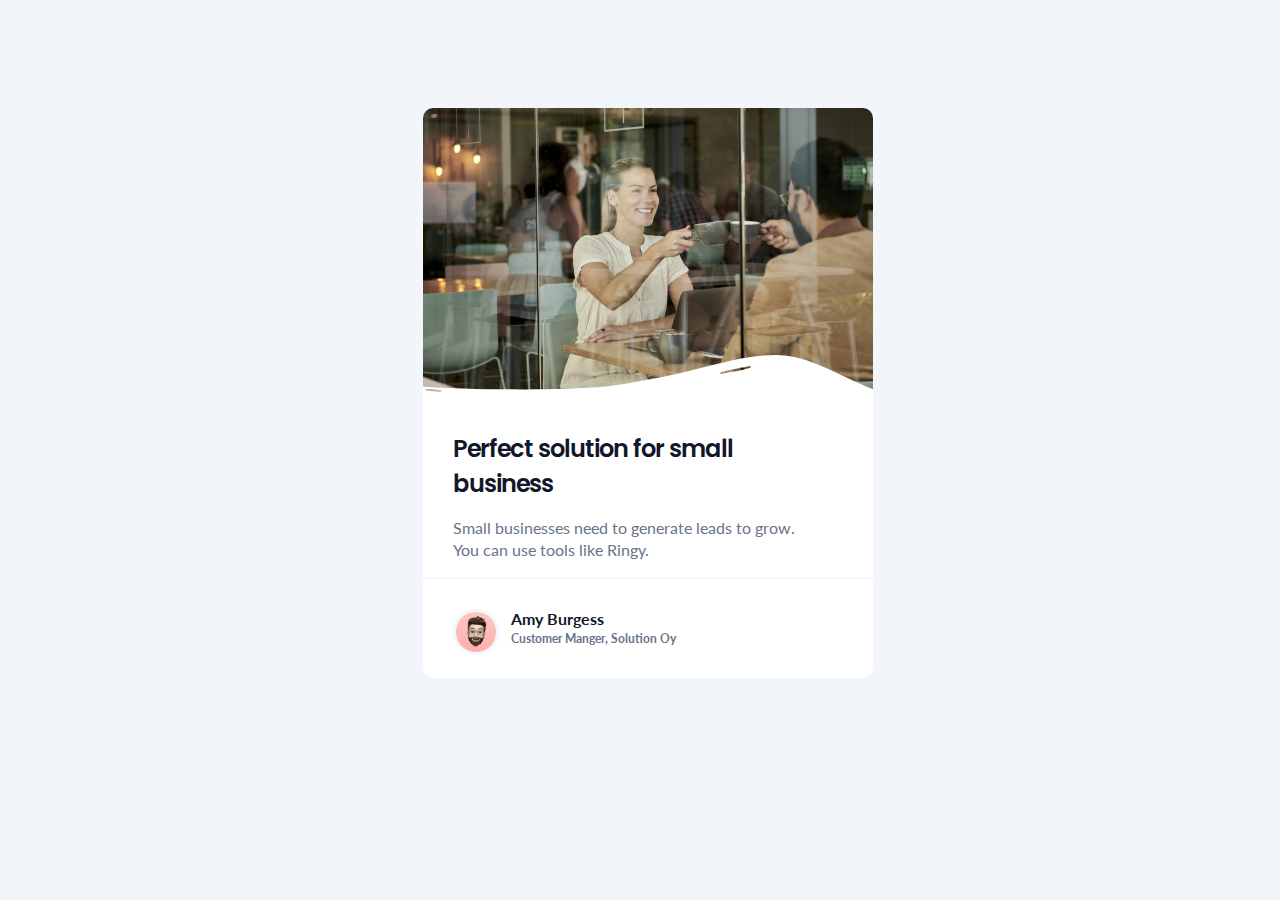
<file: dccl--responsive-business-blog-card/index.html>
<!DOCTYPE html>
<html lang="pt-br">
<head>
    <meta charset="UTF-8">
    <meta name="viewport" content="width=device-width, initial-scale=1.0">
    <link rel="preconnect" href="https://fonts.googleapis.com">
    <link rel="preconnect" href="https://fonts.gstatic.com" crossorigin>
    <link href="https://fonts.googleapis.com/css2?family=Lato:ital,wght@0,100;0,300;0,400;0,700;0,900;1,100;1,300;1,400;1,700;1,900&display=swap" rel="stylesheet">
    <link rel="preconnect" href="https://fonts.googleapis.com">
    <link rel="preconnect" href="https://fonts.gstatic.com" crossorigin>
    <link href="https://fonts.googleapis.com/css2?family=Poppins:ital,wght@0,100;0,200;0,300;0,400;0,500;0,600;0,700;0,800;0,900;1,100;1,200;1,300;1,400;1,500;1,600;1,700;1,800;1,900&display=swap" rel="stylesheet">
    <link rel="stylesheet" href="style.css"/>
</head>
<body>
    <div class="card">
        <div>
            <img class="image" src="images/hero-image-business-card.png">
            <img class="overlay" src="images/white-overlay.svg">
        </div>
        <div class="title">Perfect solution for small business</div>
        <div class="text">Small businesses need to generate leads to grow. You can use tools like Ringy.</div>
        <hr color = #F2F5F9 />
        <div class="signature">
            <div><img class="avatar" src="images/avatar-image-business-card.png"></div>
            <div class="names">
                <div class="name">Amy Burgess</div>
                <div class="name2">Customer Manger, Solution Oy</div>
            </div>
        </div>
    </div>

    
</body>
</html>
</file>
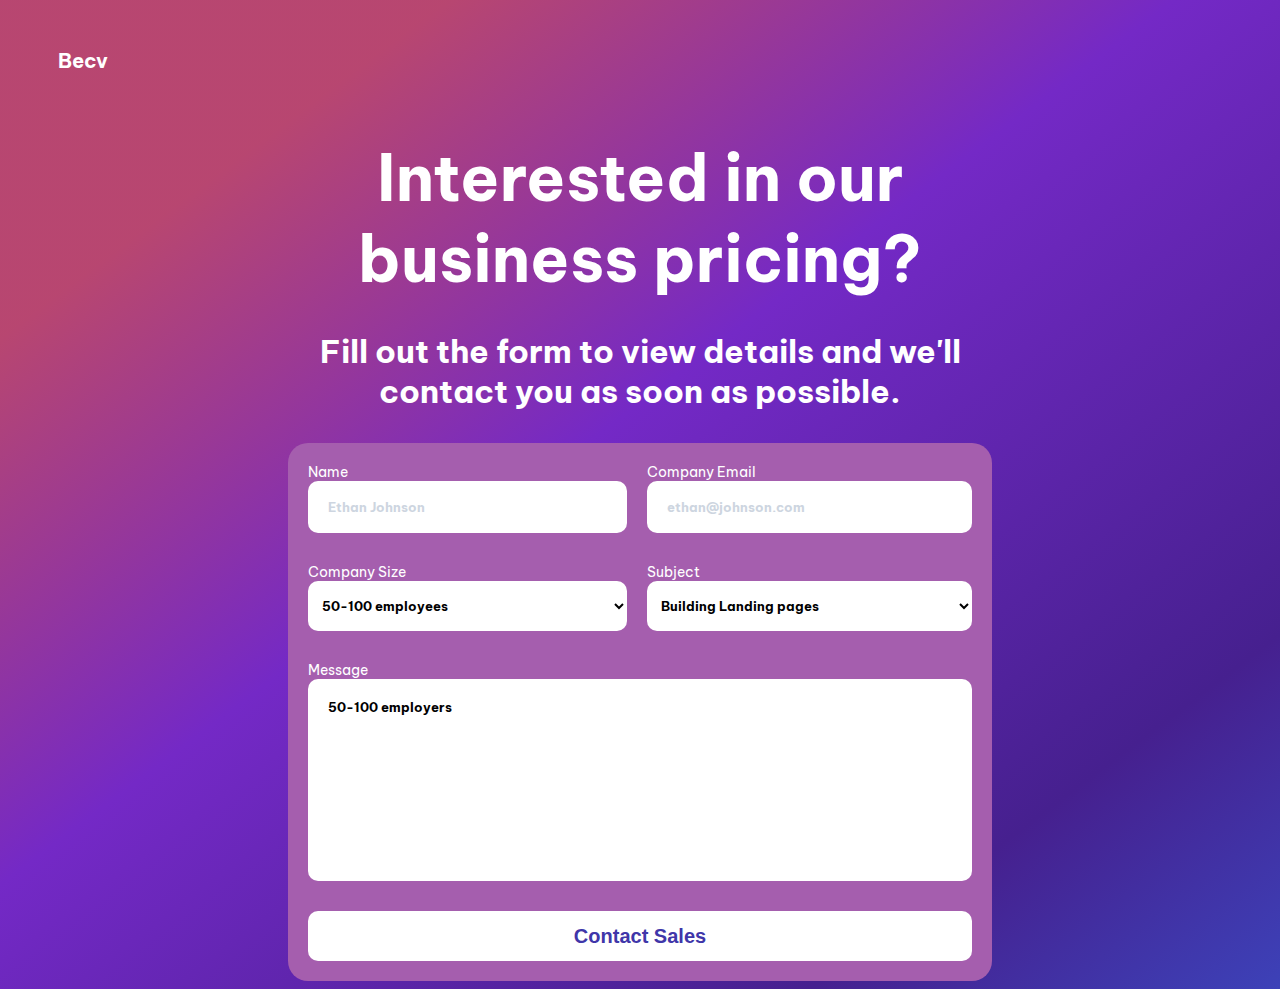
<file: dccl--responsive-contact-page/index.html>
<!DOCTYPE html>
<html lang="pt-Br">
<head>
    <meta charset="UTF-8">
    <meta name="viewport" content="width=device-width, initial-scale=1.0">
    <title>Contact Page by Elane</title>
    <link rel="preconnect" href="https://fonts.googleapis.com">
    <link rel="preconnect" href="https://fonts.gstatic.com" crossorigin>
    <link href="https://fonts.googleapis.com/css2?family=Be+Vietnam+Pro:wght@400;700&display=swap" rel="stylesheet">
    <link rel="stylesheet" href="style.css">
</head>
<body>
    <div class="logo">Becv</div>
<div class="bodyPage">
    <div class="text">
        <div class="title">Interested in our business pricing?</div>
        <div class="legend">Fill out the form to view details and we'll contact you as soon as possible.</div>
    </div>
    <div class="card">
        <form>
                <label>Name<input type="text" placeholder="Ethan Johnson"/></label>
                <label>Company Email<input type="text" placeholder="ethan@johnson.com"/></label>
                <label>Company Size<select name="options"><option>50-100 employees</option></select></label>
                <label>Subject<select name="options"><option>Building Landing pages</option></select></label>
        </form>
        <div class="msgButton">
            <label>Message<input type="text" class="message" placeholder="50-100 employers"></label>
            <button>Contact Sales</button>
        </div>
    </div>
</div>

</body>
</html>
</file>
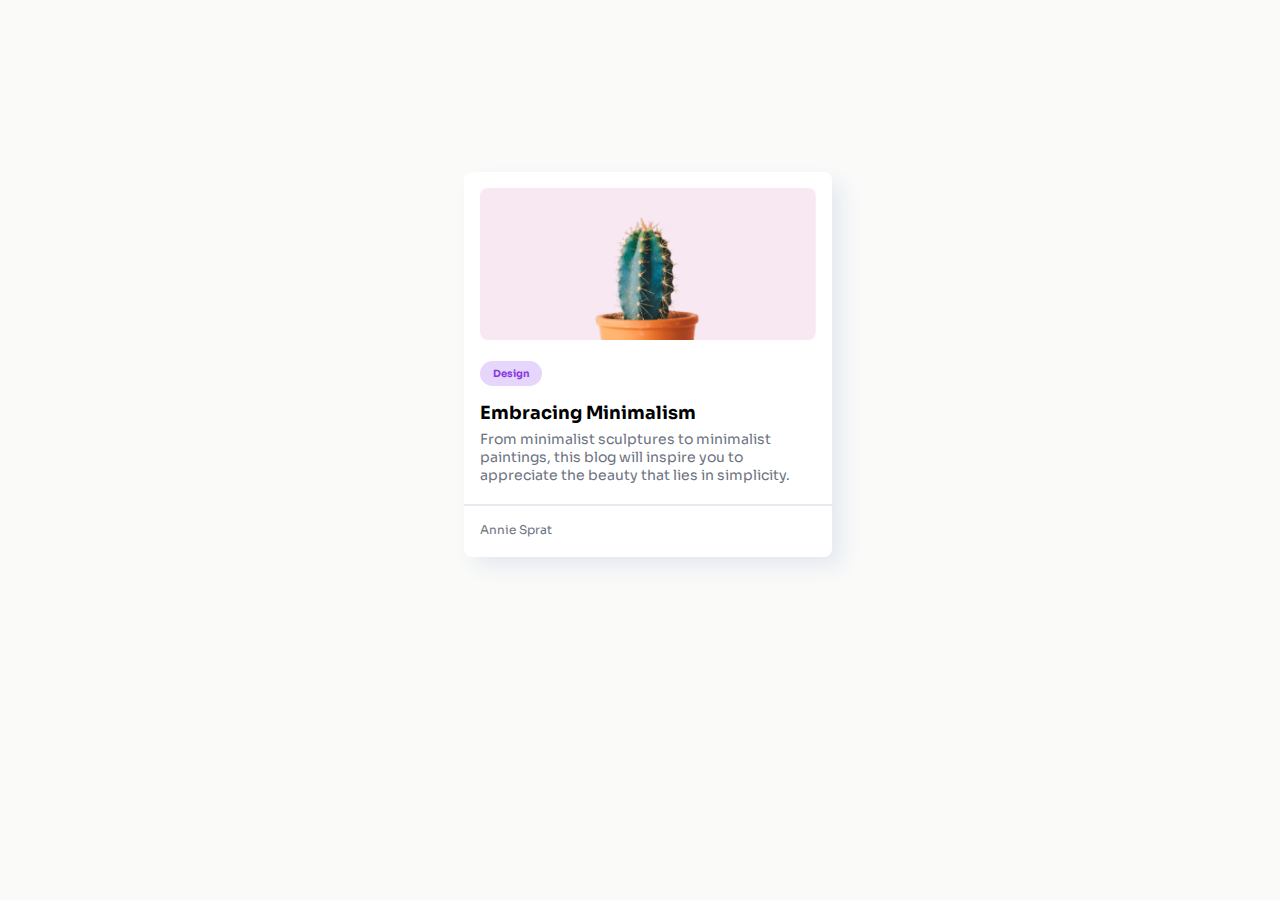
<file: dccl--responsive-mini-blog-card/index.html>
<!DOCTYPE html>
<html lang="pt-br">
<head>
    <meta charset="UTF-8">
    <meta name="viewport" content="width=device-width, initial-scale=1.0">
    <link rel="preconnect" href="https://fonts.googleapis.com">
    <link rel="preconnect" href="https://fonts.gstatic.com" crossorigin>
    <link href="https://fonts.googleapis.com/css2?family=Sora:wght@100..800&display=swap" rel="stylesheet">
    <link rel="stylesheet" href="style.css"/>
</head>
<body>

    <div class="card">
        <div><img class="image" src="images/cactus_img.jpg"></div>
        <div class="tag">Design</div>
        <div class="title">Embracing Minimalism</div>
        <div class="text">From minimalist sculptures to minimalist paintings, this blog will inspire you to appreciate the beauty that lies in simplicity.</div>
        <hr width = 100% color = #E5EAF0>
        <div class="smalltext">Annie Sprat</div>
    </div>

<script scr="/js/script.js"></script>  
</body>
</html>
</file>
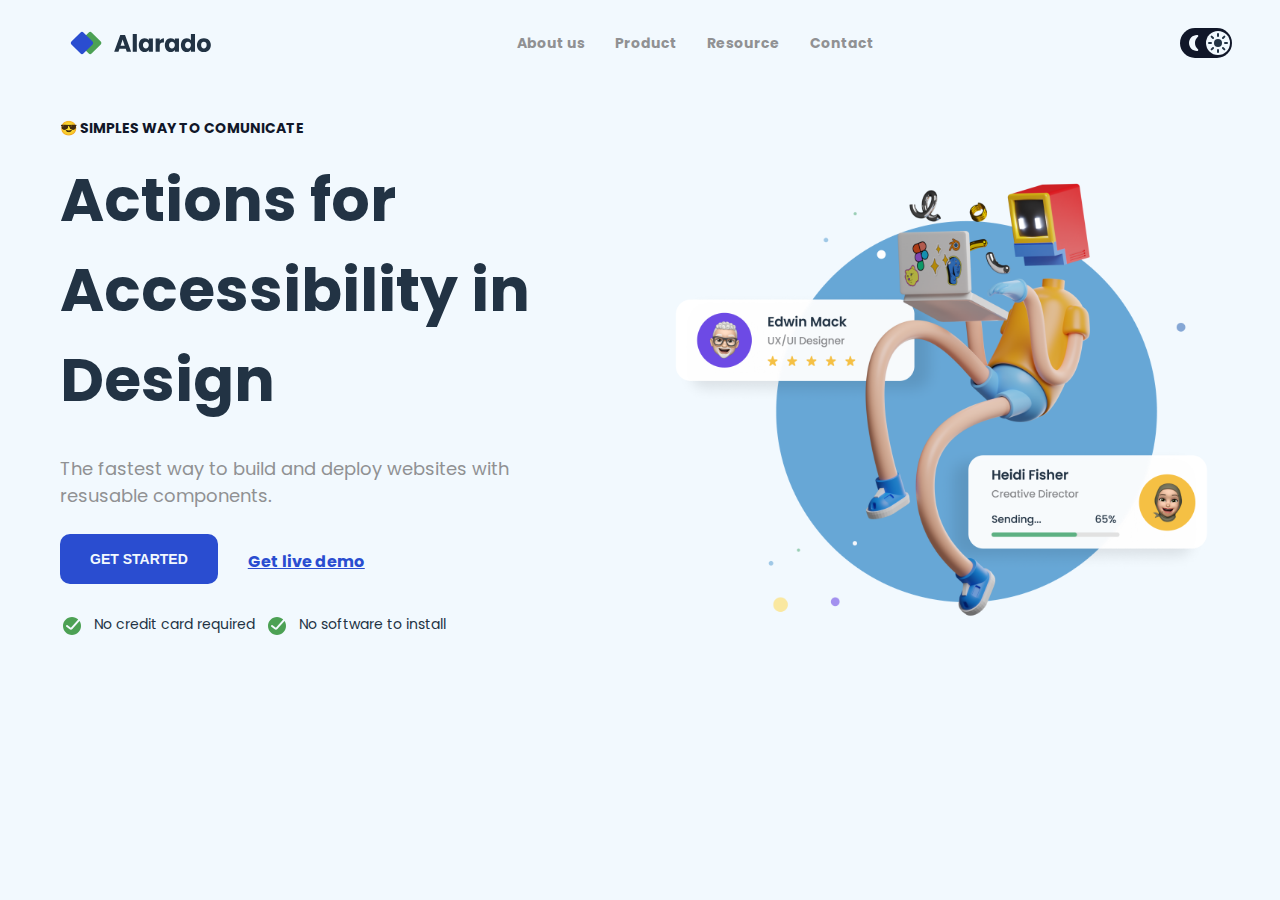
<file: dccl--responsive-simple-homepage/index.html>
<!DOCTYPE html>
<html lang="pt-Br">
<head>
    <meta charset="UTF-8">
    <meta name="viewport" content="width=device-width, initial-scale=1.0">
    <title>Simple Homepage - Alarado - By Elane</title>
    <link rel="preconnect" href="https://fonts.googleapis.com">
    <link rel="preconnect" href="https://fonts.gstatic.com" crossorigin>
    <link href="https://fonts.googleapis.com/css2?family=Poppins:ital,wght@0,100;0,200;0,300;0,400;0,500;0,600;0,700;0,800;0,900;1,100;1,200;1,300;1,400;1,500;1,600;1,700;1,800;1,900&display=swap" rel="stylesheet">
    <link rel="stylesheet" href="style.css"/>
</head>
<body class="body--total">
   <nav>
        <div class="logo--container">
            <img class="logo" src="assets/images/alarado-icon-homepage.svg"/>
        </div>
        <div class="menu">
            <div>About us</div>
            <div>Product</div>
            <div>Resource</div>
            <div>Contact</div>
        </div>
        <div class="modo-choise" onclick="toggleDarkMode()">
            <img class="moon" src="assets/images/Moon_fill_light.svg"/>
            <img class="sun" src="assets/images/Sun_fill.svg"/>
        </div>
    </nav>
   <div class="container">
        <div class="container-text">
            <div class="small--title">😎 SIMPLES WAY TO COMUNICATE</div>
            <div class="big--title">Actions for Accessibility in Design</div>
            <div class="legend">The fastest way to build and deploy websites with resusable components.</div>
            <div class="container-button">
                <div><button>GET STARTED</button></div>
                <div class="demo"><u>Get live demo</u></div>
            </div>  
            <div class="small--legend">
                <img src="assets/images/Done_ring_round_fill.svg"/>
                <div>No credit card required</div>
                <img src="assets/images/Done_ring_round_fill.svg"/>
                <div>No software to install</div>
            </div>
        </div>
        <div class="container-img"><img class="image" src="assets/images/hero-image-simple-homepage.png"/></div>
   </div>

<script src="script.js"></script>
</body>
</html>
</file>
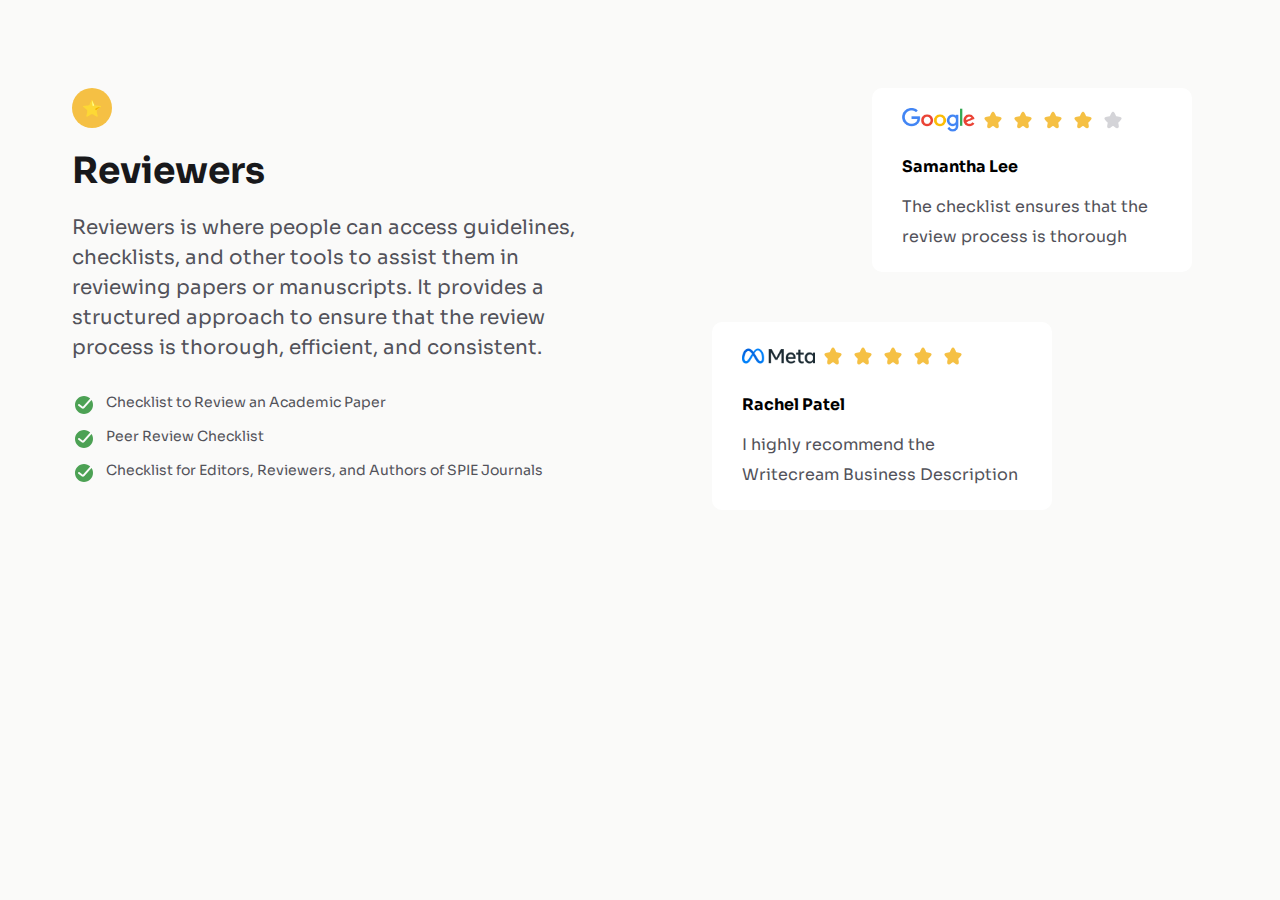
<file: dccl--responsive-testimonial-page/index.html>
<!DOCTYPE html>
<html lang="pt-Br">
<head>
    <meta charset="UTF-8">
    <meta name="viewport" content="width=device-width, initial-scale=1.0">
    <title>Testimonial Page by Elane</title>
    <link rel="preconnect" href="https://fonts.googleapis.com">
    <link rel="preconnect" href="https://fonts.gstatic.com" crossorigin>
    <link href="https://fonts.googleapis.com/css2?family=Sora:wght@100..800&display=swap" rel="stylesheet">
    <link rel="stylesheet" href="style.css">
</head>
<body>
    <div class="reviewers">
        <div class="star">⭐️</div>
        <div class="title">Reviewers</div>
        <div class="content">Reviewers is where people can access guidelines, checklists, and other tools to assist them in reviewing papers or manuscripts. It provides a structured approach to ensure that the review process is thorough, efficient, and consistent.</div>
        <div class="checklist">
            <div class="check">
                <img src="images/Done_ring_round_fill.svg">
                <img src="images/Done_ring_round_fill.svg">
                <img src="images/Done_ring_round_fill.svg">
            </div>
            <div class="check">
                <div>Checklist to Review an Academic Paper</div>
                <div>Peer Review Checklist</div>
                <div>Checklist for Editors, Reviewers, and Authors of SPIE Journals</div>
            </div>
        </div>
    </div>
    <div class="avaliation">
        <div class="card1">
            <div class="cardGoogle">
                <img class="logoMeta" src="images/google-testimonial.png">
                <img src="images/Star_fill.svg">
                <img src="images/Star_fill.svg">
                <img src="images/Star_fill.svg">
                <img src="images/Star_fill.svg">
                <img src="images/Star_fill_gray.svg">
            </div>
            <div class="authors">
                <div class="name">Samantha Lee</div>
                <div class="text">The checklist ensures that the review process is thorough</div>
            </div>
            
        </div>

        <div class="card2">
            <div class="cardMeta">
                <img class="logoMeta" src="images/meta-testimonial.png">
                <img src="images/Star_fill.svg">
                <img src="images/Star_fill.svg">
                <img src="images/Star_fill.svg">
                <img src="images/Star_fill.svg">
                <img src="images/Star_fill.svg">
            </div>
            <div class="authors">
                <div class="name">Rachel Patel</div>
                <div class="text">I highly recommend the Writecream Business Description</div>
            </div>
    </div>
    
</body>
</html>
</file>
<file: dccl--responsive-business-blog-card/style.css>
body {
    font-family: Lato;
    display: flex;
    background-color: #F2F5F9;
    flex-direction: column;
    align-items: center;
    width: 1280px;
    height: 800px;
}

.card {
    background-color: white;
    width: 450px;
    height: auto;
    margin-top: 100px;
    border-radius: 10px 10px 10px 10px;
    
}

.image {
    width: 450px;
    height: auto;
    border-radius: 10px 10px 0px 0px;
}

.overlay {
    width: 450px;
    margin-top: -100px;
}
.title {
    font-family: Poppins;
    font-weight: 550;
    letter-spacing: -1px;
    font-size: 24px;
    color: #111729;
    margin-left: 30px;
    margin-right: 50px;
}

.text {
    font-size: 16px;
    color: #677489;
    margin-left: 30px;
    margin-top: 16px;
    margin-right: 60px;
    margin-bottom: 16px;
    line-height: 22px;
}

.signature {
    display: flex;
    flex-direction: row;
    margin-top: 30px;
    margin-bottom: 20px;
}

.avatar {
    height: 40px;
    margin-left: 30px;
    margin-right: 12px;
    border-radius: 100%;
    border: 3px solid #F2F5F9;

}

.name {
    color: #111729;
    font-weight: bold;
    margin-bottom: 3px;
}

.name2 {
    color: #677489;
    font-size: 12px;
    font-weight: bold;
}
</file>
<file: dccl--responsive-contact-page/style.css>
body {
    font-family: Be Vietnam Pro;
    display: flex;
    flex-direction: column;
    background-image: url('images/bg-image.svg');
    color:white;
}

.logo {
    font-size: 20px;
    margin-left: 50px;
    margin-top: 40px;
    font-weight: 700;
}

.bodyPage {
    display: flex;
    flex-direction: column;
    align-items: center;
    justify-content: center;
    text-align: center;
    padding-left: 300px;
    padding-right: 300px;
}

.title {
    font-size: 64px;
    font-weight: bold;
    margin-top: 64px;
}

.legend {
    font-size: 32px;
    font-weight: bold;
    margin-top: 32px;
}

.card {
    background:  rgba(165, 94, 174, 1);
    display: flex;
    flex-direction: column;
    width: 100%;
    height: auto;
    border-radius: 20px;
    margin-top: 32px;
    color: black;
    padding: 20px;
}

label {
    display: flex;
    flex-direction: column;
    font-size: 14px;
    color: white;
    margin-bottom: 30px;
    text-align: left;
    
}

form {
    display: grid;
    grid-template-columns: auto auto;
    column-gap: 20px;
}

@media (max-width: 640px) {
    body {
        background-image: url('images/bg-image.svg');
    }
    .bodyPage {
        padding-left: 10px;
        padding-right: 10px;
        margin-left: 30px;
        margin-right: 30px;
        margin-bottom: 50px;

    }
    form {
        display: grid;
        grid-template-columns: auto;
        column-gap: 10px;
    }
    .title {
        font-size: 50px;
        font-weight: bold;
        margin-top: 10px;
    }      
    .legend {
        font-size: 24px;
        font-weight: bold;
        margin-top: 32px;
        margin-left: 30px;
        }   
}

input::placeholder {
    color: #CDD5E0;
    padding-left: 10px;
    font-weight: 700;
}

input, select {
    height:50px;
    border-radius: 10px;
    padding-left: 10px;   
    background-color: white;
    border: none;
    font-family: Be Vietnam Pro;
}

select {
    font-weight: bold;
    width: 100%;
}

button {
    width: 100%;
    height:50px;
    font-size: 20px;
    font-weight: bold;
    color: #4036A9;
    border-radius: 10px;   
    background-color: white;
    border: none;
}

.msgButton {
    display: flex;
    justify-content: center;
    flex-direction: column;
}

.message {
    height: 200px;
}

.message::placeholder {
    display: flex;
    color: black;
    font-family: Be Vietnam Pro;
    position: absolute;
    top: 20px;
    left: 10px;
}
</file>
<file: dccl--responsive-mini-blog-card/style.css>
body {
    font-family: Sora;
    display: flex;
    flex-direction: column;
    align-items: center;
    background-color: #FAFAF9;
    width: 1280px;
    height: 640px;
    }

.card {
    background-color: #FAFAF9;
    width: 368px;
    height: auto;
    margin-top: 164px;
    border-radius: 8px;
    align-items: flex-start;
    background-color: white;
    box-shadow: 10px 10px 20px #E5EAF0;
    }

.image {
    width: 336px;
    height: 152px;
    border-radius: 8px;
    margin-top: 16px;
    margin-left: 16px;
    }

.tag {
    font-size: 10px;
    font-weight: bold;
    color: #883AE1;
    background-color: #E6D6FC;
    width: 50px;
    padding: 6px;
    margin-top: 16px;
    margin-left: 16px;
    margin-bottom: 16px;
    border-radius: 15px;
    text-align: center;
}

.title {
    font-size: 18px;
    margin-left: 16px;
    margin-bottom: 6px;
    font-weight: 700;
}

.text {
    font-size: 14px;
    color: #6C727F;
    margin-left: 16px;
    margin-bottom: 20px;
    padding-right: 16px;
}

.smalltext {
    font-size: 12px;
    color: #6C727F;
    margin-left: 16px;
    margin-top: 16px;
    margin-bottom: 20px;
}
</file>
<file: dccl--responsive-simple-homepage/style.css>
body {
    font-family: Poppins;
    background-color: #F2F9FE;
    color: #223344;
    margin-left: 60px;
}

.logo--container {
    display: flex;
    align-items: center;
    justify-content: center;
}

.small--title {
    font-size: 14px;
    color: #111729;
    font-weight: bold;
    margin-bottom: 16px;

}

.big--title {
    font-size: 60px;
    font-weight: bold;
    margin-bottom: 30px;
}

.legend {
    font-size: 18px;
    margin-right: 80px;
    margin-bottom: 10px;
}

.legend {
    color: #909193;
}

.small--legend, button {
    font-size: 14px;
}

nav {
    display: flex;
    flex-direction: row;
    width: 100%;
    justify-content: center;
    padding-top: 20px;
    margin-bottom: 60px;
    color: #909193;
    font-weight: bold;
}


.menu {
    display: flex;
    width: 80%;
    justify-content: center;
    align-items: center;
    gap: 30px;
    font-size: 14px;
}

.menu div:hover {
    color: #223344;
    cursor:pointer;
}

.modo-choise {
    display: flex;    
    justify-content: center;
    align-items: center;
    background-color: #111729;
    border-radius: 20px;
    height: 22px;
    width: 52px;
    cursor:pointer;
    margin-right: 30px;
    padding-top: 4px;
    padding-bottom: 4px;
}

.sun {
    background-color: #F2F9FE;
    border-radius: 100%;
}

.container {
    display: grid;
    grid-template-columns: 50% 50%;
}

.container-text {
    width: 100%;
}

.container-img {
    width: 100%;
}

.image {
    width: 90%;
    padding-top: 30px;
}

button {
    width: auto;
    padding-right: 30px;
    padding-left: 30px;
    margin-top: 15px;
    height: 50px;
    font-weight: bold;
    background-color: #2A4DD0;
    color: #F2F9FE;
    border: none;
    border-radius: 10px;
    margin-bottom: 20px;
    cursor:pointer;
}

.container-button {
    display: flex;
    flex-direction: row;
}

.demo {
    display: flex;
    margin-left: 30px;
    color: #2A4DD0;
    font-weight: bold;
    justify-content: center;
    align-items: center; 
    cursor:pointer;   
}

.small--legend {
    display: flex;
    gap: 10px;
    margin-bottom: 50px;
    margin-top: 10px;
}

.dark-mode {
    .big--title, .menu div:hover, .small--title {
        color: #F2F9FE;
        };
    background-color: #12192f;
    .modo-choise {
    background-color: #909193;
    }
    .sun {
    background-color: #909193;       
    }
    .moon {
    background-color: #F2F9FE;
    border-radius: 100%;
    }

    }
</file>
<file: dccl--responsive-testimonial-page/style.css>
body {
    background-color: #FAFAF9;
    display: flex;
    flex-direction: row;
    width: 1280px;
    height: 640px;
    margin-left: 72px;
    margin-right: 72px;
    font-family: Sora;
}

@media (max-width: 640px) {
	body {
    flex-direction: column;
    height: 1280px;
	}
}

.reviewers {
    margin-top: 80px;
    width: 50%;

}

.star {
    background-color: #F5C044;
    width: 40px;
    height: 40px;
    border-radius: 100%;
    margin-bottom: 20px;
    display: flex;
    justify-content: center;
    align-items: center;
}

.title {
    font-size: 36px;
    font-weight: bold;
    color: #18181B;
    margin-bottom: 20px;
}

.content {
    padding-right: 90px;
    margin-bottom: 30px;
    font-size: 20px;
    line-height: 30px;
    color: #52525A;
}

.checklist {
    display: flex;
    flex-direction: row;
    font-size: 14px;
    color: #52525A; 
    grid-column-gap: 10px;
    grid-row-gap: 10px; 
}

.check {
    display: grid;
    flex-direction: column;
    grid-row-gap: 10px;
}


.avaliation {
    width: 50%;
    margin-top: 80px;
}

.card1 {
    width: 50%;
    height: auto;
    background-color: white;
    font-size: 14px;
    display: flex;
    flex-direction: column;
    border-radius: 10px;
    padding-top: 20px;
    padding-bottom: 20px;
    margin-bottom: 50px;
    margin-left: 25%;
    line-height: 30px;
}

.card2 {
    width: 50%;
    height: auto;
    background-color: white;
    font-size: 14px;
    display: flex;
    flex-direction: column;
    border-radius: 10px;
    padding-top: 20px;
    padding-right: 20px;
    padding-bottom: 20px;
    margin-bottom: 50px;
    line-height: 30px;
}

.cardGoogle {
    display: flex;
    flex-direction: row;
    justify-content: left;
    column-gap: 6px;
    padding-left: 30px;
}

.logoGoogle {
    height: auto;
    margin-bottom: 20px;
}

.name {
    font-size: 16px;
    padding-left: 30px;
    padding-top: 20px;
    margin-bottom: 10px;
    font-weight: 700;
}

.text {
    padding-left: 30px;
    padding-right: 10px;
    color: #52525A; 
    font-size: 16px;
}

.cardMeta {
    display: flex;
    flex-direction: row;
    justify-content: left;
    column-gap: 6px;
    padding-left: 30px;
}

.logoMeta {
    width: 25%;
}
</file>
